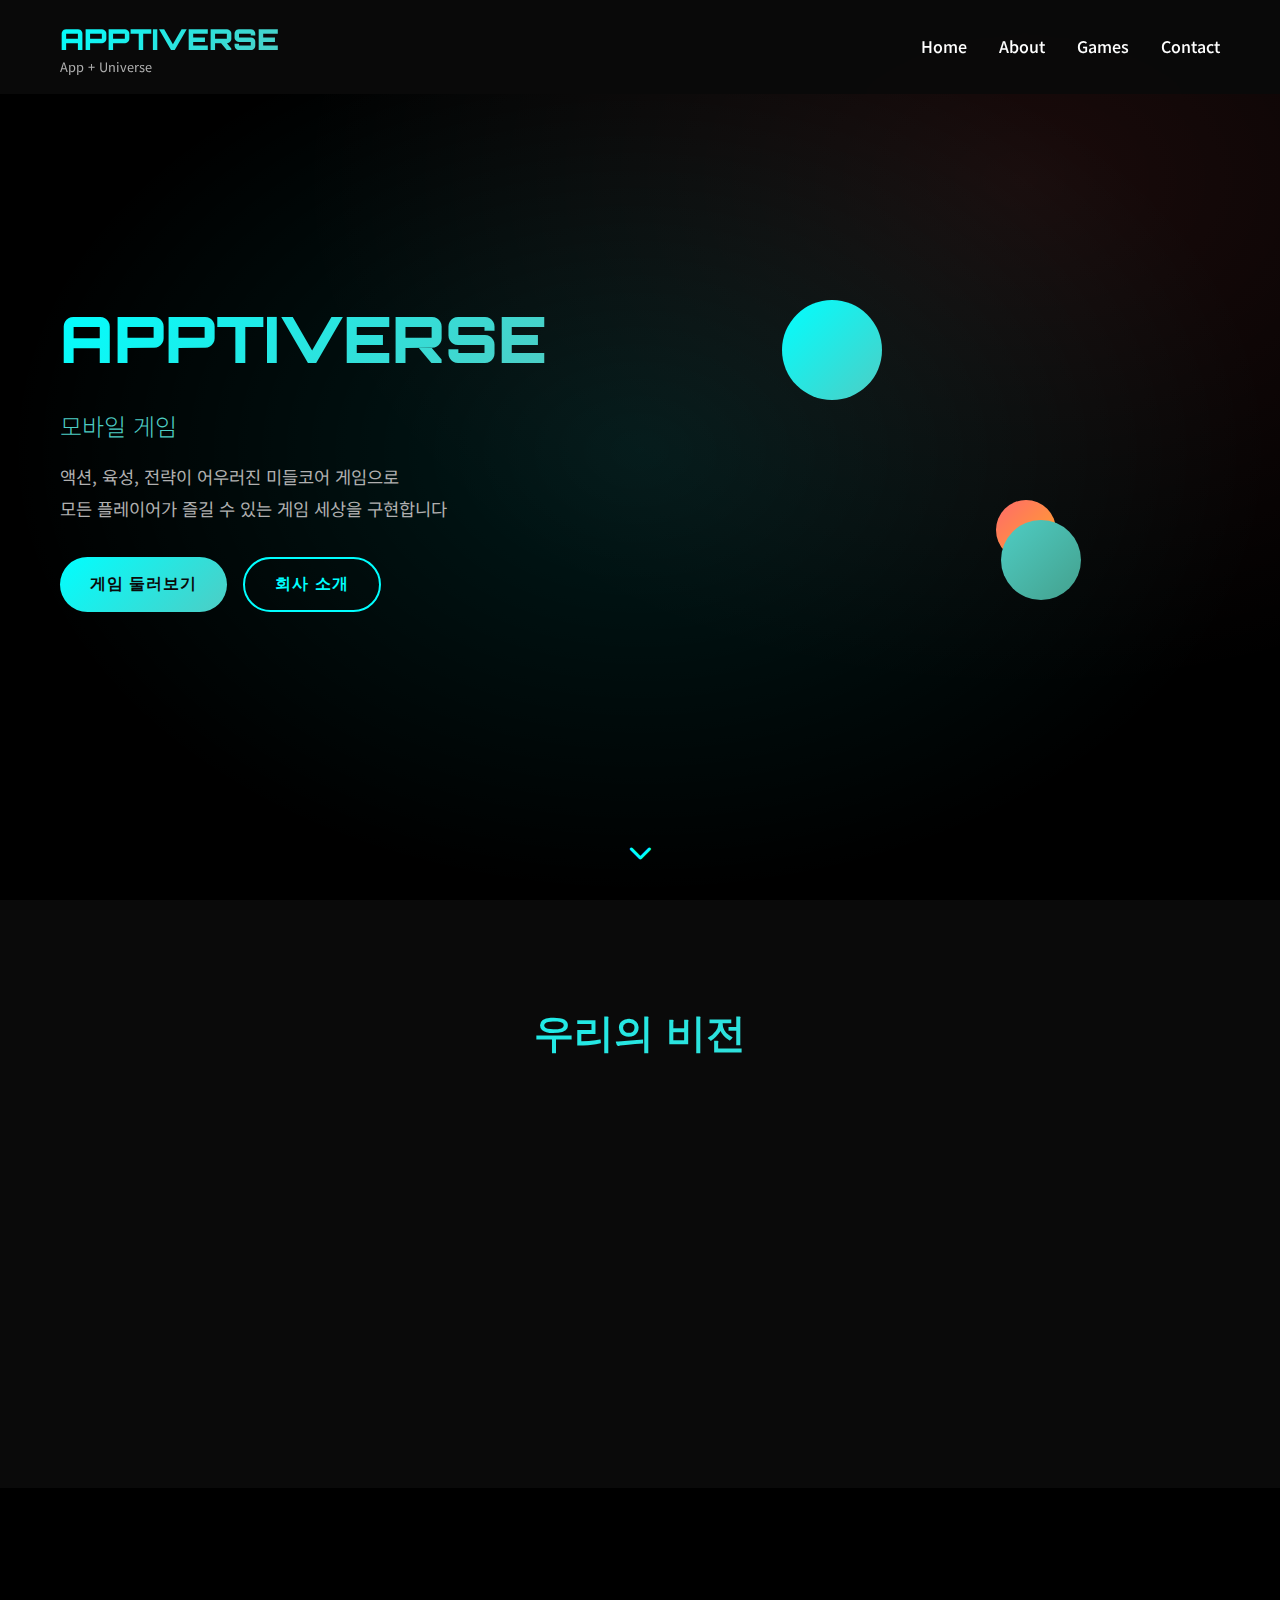
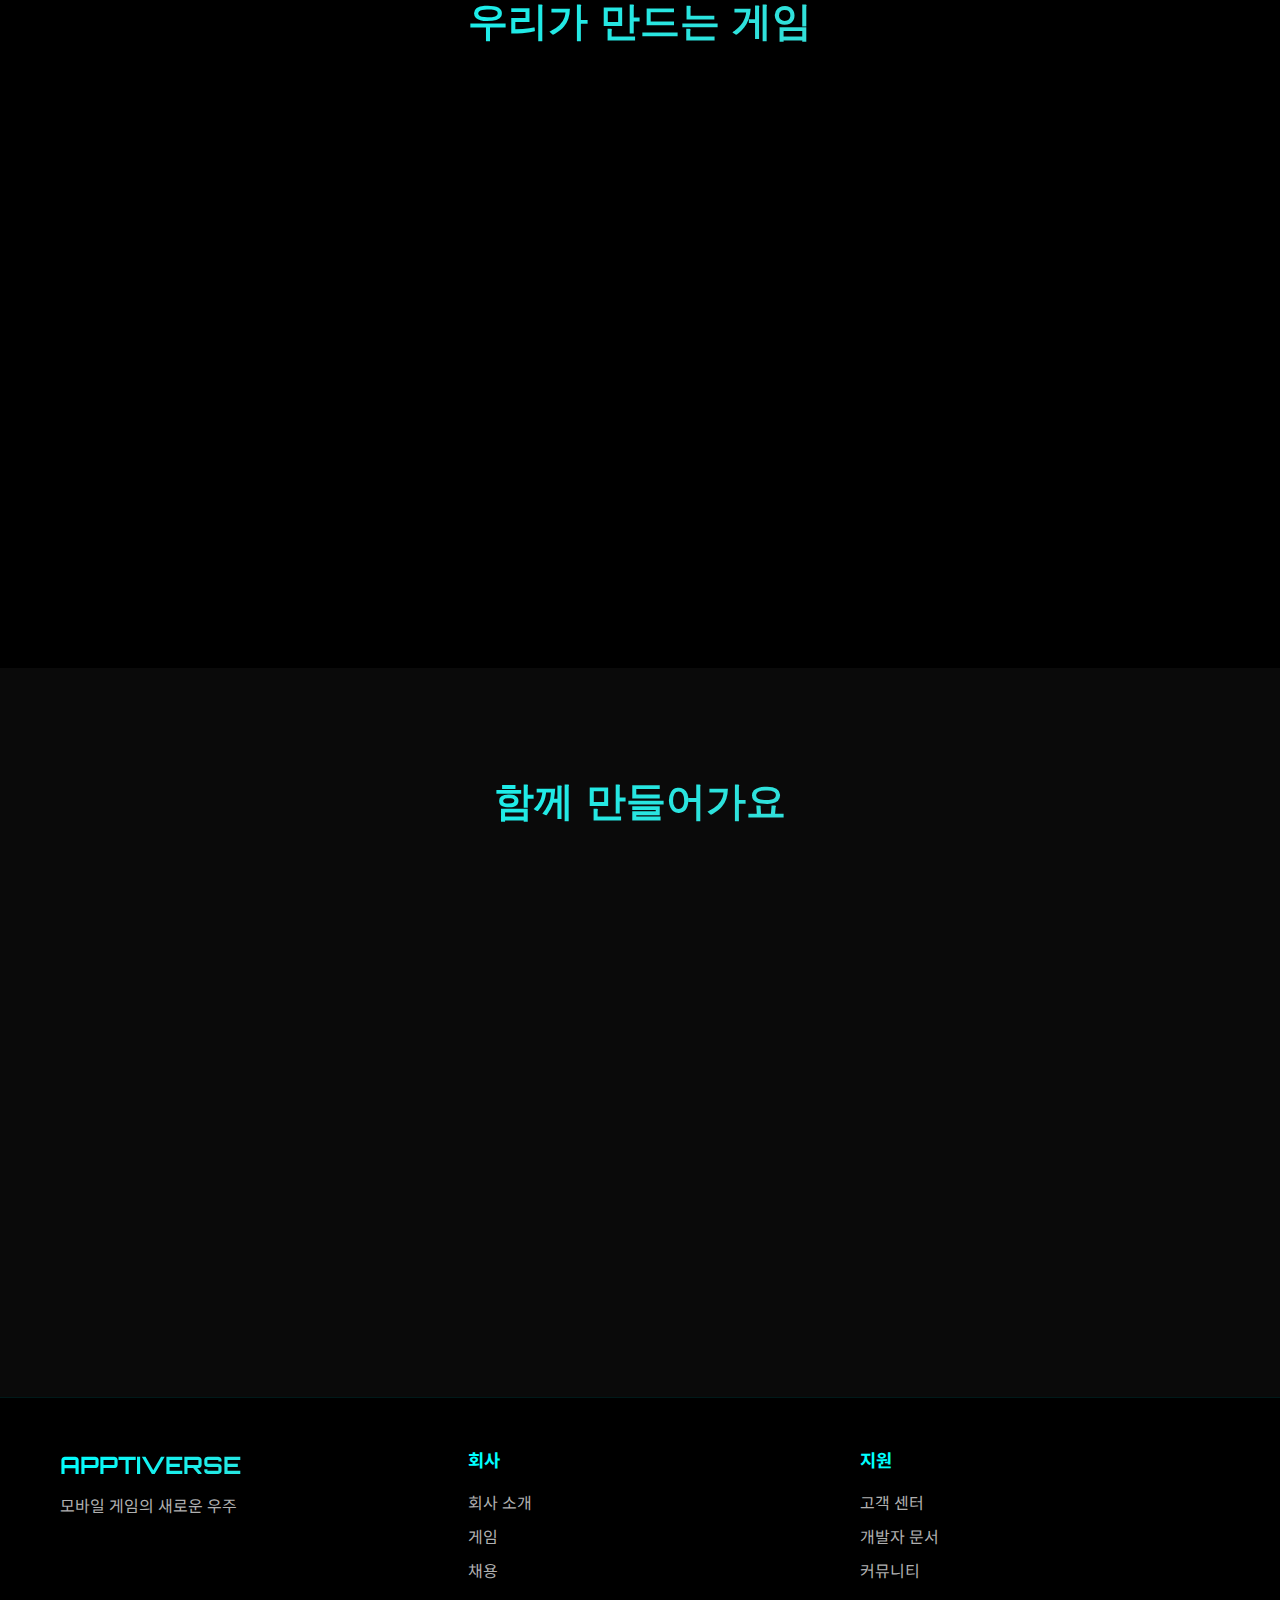
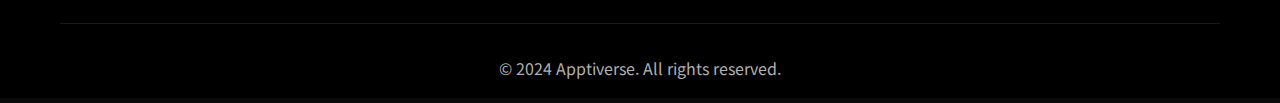
<file: index.html>
<!DOCTYPE html>
<html lang="ko">
<head>
    <meta charset="UTF-8">
    <meta name="viewport" content="width=device-width, initial-scale=1.0">
    <title>Apptiverse - 모바일 게임의 새로운 우주</title>
    <link rel="stylesheet" href="styles.css">
    <link href="https://fonts.googleapis.com/css2?family=Orbitron:wght@400;700;900&family=Noto+Sans+KR:wght@300;400;700&display=swap" rel="stylesheet">
    <link rel="stylesheet" href="https://cdnjs.cloudflare.com/ajax/libs/font-awesome/6.0.0/css/all.min.css">
</head>
<body>
    <!-- 네비게이션 -->
    <nav class="navbar">
        <div class="nav-container">
            <div class="nav-logo">
                <h1>APPTIVERSE</h1>
                <span class="tagline">App + Universe</span>
            </div>
            <ul class="nav-menu">
                <li><a href="#home">Home</a></li>
                <li><a href="#about">About</a></li>
                <li><a href="#games">Games</a></li>
                <li><a href="#contact">Contact</a></li>
            </ul>
            <div class="hamburger">
                <span></span>
                <span></span>
                <span></span>
            </div>
        </div>
    </nav>

    <!-- 히어로 섹션 -->
    <section id="home" class="hero">
        <div class="hero-content">
            <div class="hero-text">
                <h1 class="hero-title">
                    <span class="gradient-text">APPTIVERSE</span>
                </h1>
                <p class="hero-subtitle">모바일 게임의 새로운 우주를 만들어갑니다</p>
                <p class="hero-description">
                    액션, 육성, 전략이 어우러진 미들코어 게임으로<br>
                    모든 플레이어가 즐길 수 있는 게임 세상을 구현합니다
                </p>
                <div class="cta-buttons">
                    <button class="btn primary">게임 둘러보기</button>
                    <button class="btn secondary">회사 소개</button>
                </div>
            </div>
            <div class="hero-visual">
                <div class="floating-elements">
                    <div class="element element-1"></div>
                    <div class="element element-2"></div>
                    <div class="element element-3"></div>
                </div>
            </div>
        </div>
        <div class="scroll-indicator">
            <i class="fas fa-chevron-down"></i>
        </div>
    </section>

    <!-- 회사 소개 섹션 -->
    <section id="about" class="about">
        <div class="container">
            <h2 class="section-title">우리의 비전</h2>
            <div class="about-grid">
                <div class="about-card">
                    <div class="card-icon">
                        <i class="fas fa-gamepad"></i>
                    </div>
                    <h3>미들코어 게임 전문</h3>
                    <p>액션, 육성, 전략 요소가 완벽하게 조화된 깊이 있는 게임 경험을 제공합니다.</p>
                </div>
                <div class="about-card">
                    <div class="card-icon">
                        <i class="fas fa-users"></i>
                    </div>
                    <h3>모든 플레이어를 위한 게임</h3>
                    <p>광고와 인앱 구매를 균형있게 활용하여 무료 유저도 충분히 즐길 수 있는 게임을 만듭니다.</p>
                </div>
                <div class="about-card">
                    <div class="card-icon">
                        <i class="fas fa-mobile-alt"></i>
                    </div>
                    <h3>모바일 최적화</h3>
                    <p>모바일 플랫폼에 특화된 직관적이고 몰입감 있는 게임 인터페이스를 구현합니다.</p>
                </div>
            </div>
        </div>
    </section>

    <!-- 게임 장르 섹션 -->
    <section id="games" class="games">
        <div class="container">
            <h2 class="section-title">우리가 만드는 게임</h2>
            <div class="games-grid">
                <div class="game-category">
                    <div class="category-icon action">
                        <i class="fas fa-fist-raised"></i>
                    </div>
                    <h3>액션</h3>
                    <p>짜릿한 실시간 전투와 스킬 기반의 다이나믹한 액션 게임플레이</p>
                    <ul class="feature-list">
                        <li>실시간 PvP 전투</li>
                        <li>스킬 콤보 시스템</li>
                        <li>다양한 무기와 장비</li>
                    </ul>
                </div>
                <div class="game-category">
                    <div class="category-icon growth">
                        <i class="fas fa-chart-line"></i>
                    </div>
                    <h3>육성</h3>
                    <p>캐릭터와 장비를 성장시키는 깊이 있는 육성 시스템</p>
                    <ul class="feature-list">
                        <li>다층적 캐릭터 성장</li>
                        <li>장비 강화 시스템</li>
                        <li>스킬 트리 커스터마이징</li>
                    </ul>
                </div>
                <div class="game-category">
                    <div class="category-icon strategy">
                        <i class="fas fa-chess"></i>
                    </div>
                    <h3>전략</h3>
                    <p>치밀한 계획과 전술이 승부를 가르는 전략적 게임플레이</p>
                    <ul class="feature-list">
                        <li>턴제 전략 전투</li>
                        <li>길드 협력 시스템</li>
                        <li>리소스 관리</li>
                    </ul>
                </div>
            </div>
        </div>
    </section>

    <!-- 연락처 섹션 -->
    <section id="contact" class="contact">
        <div class="container">
            <h2 class="section-title">함께 만들어가요</h2>
            <div class="contact-content">
                <div class="contact-info">
                    <h3>Apptiverse와 함께하세요</h3>
                    <p>혁신적인 모바일 게임을 만들어갈 동료들을 찾고 있습니다.<br>
                    게임에 대한 열정과 창의적인 아이디어로 함께 성장해나갈 분들을 환영합니다.</p>
                    
                    <div class="social-links">
                        <a href="#" class="social-link">
                            <i class="fab fa-github"></i>
                            <span>GitHub</span>
                        </a>
                        <a href="#" class="social-link">
                            <i class="fab fa-discord"></i>
                            <span>Discord</span>
                        </a>
                        <a href="#" class="social-link">
                            <i class="fas fa-envelope"></i>
                            <span>Email</span>
                        </a>
                    </div>
                </div>
                <div class="contact-form">
                    <form>
                        <div class="form-group">
                            <input type="text" placeholder="이름" required>
                        </div>
                        <div class="form-group">
                            <input type="email" placeholder="이메일" required>
                        </div>
                        <div class="form-group">
                            <textarea placeholder="메시지를 입력해주세요..." rows="5" required></textarea>
                        </div>
                        <button type="submit" class="btn primary">메시지 보내기</button>
                    </form>
                </div>
            </div>
        </div>
    </section>

    <!-- 푸터 -->
    <footer class="footer">
        <div class="container">
            <div class="footer-content">
                <div class="footer-logo">
                    <h3>APPTIVERSE</h3>
                    <p>모바일 게임의 새로운 우주</p>
                </div>
                <div class="footer-links">
                    <div class="link-group">
                        <h4>회사</h4>
                        <a href="#about">회사 소개</a>
                        <a href="#games">게임</a>
                        <a href="#contact">채용</a>
                    </div>
                    <div class="link-group">
                        <h4>지원</h4>
                        <a href="#">고객 센터</a>
                        <a href="#">개발자 문서</a>
                        <a href="#">커뮤니티</a>
                    </div>
                </div>
            </div>
            <div class="footer-bottom">
                <p>&copy; 2024 Apptiverse. All rights reserved.</p>
            </div>
        </div>
    </footer>

    <script src="script.js"></script>
</body>
</html>
</file>
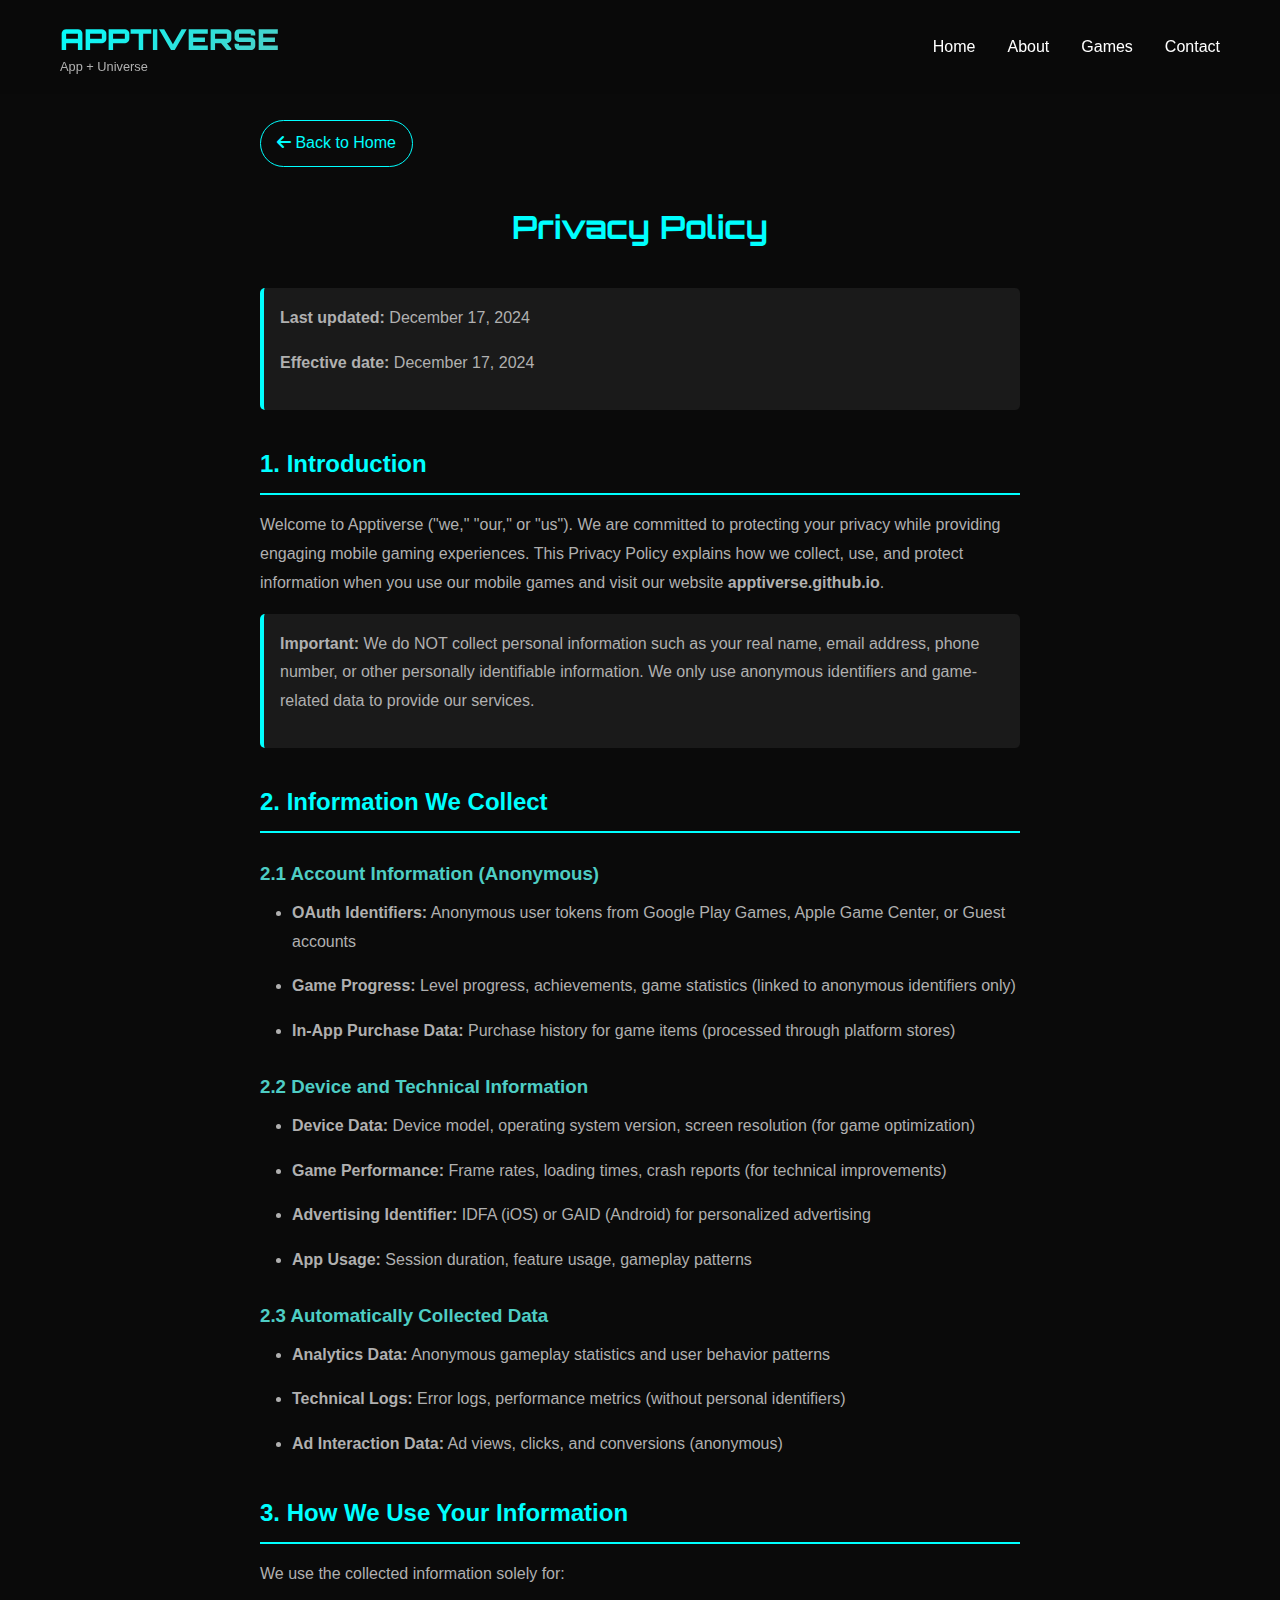
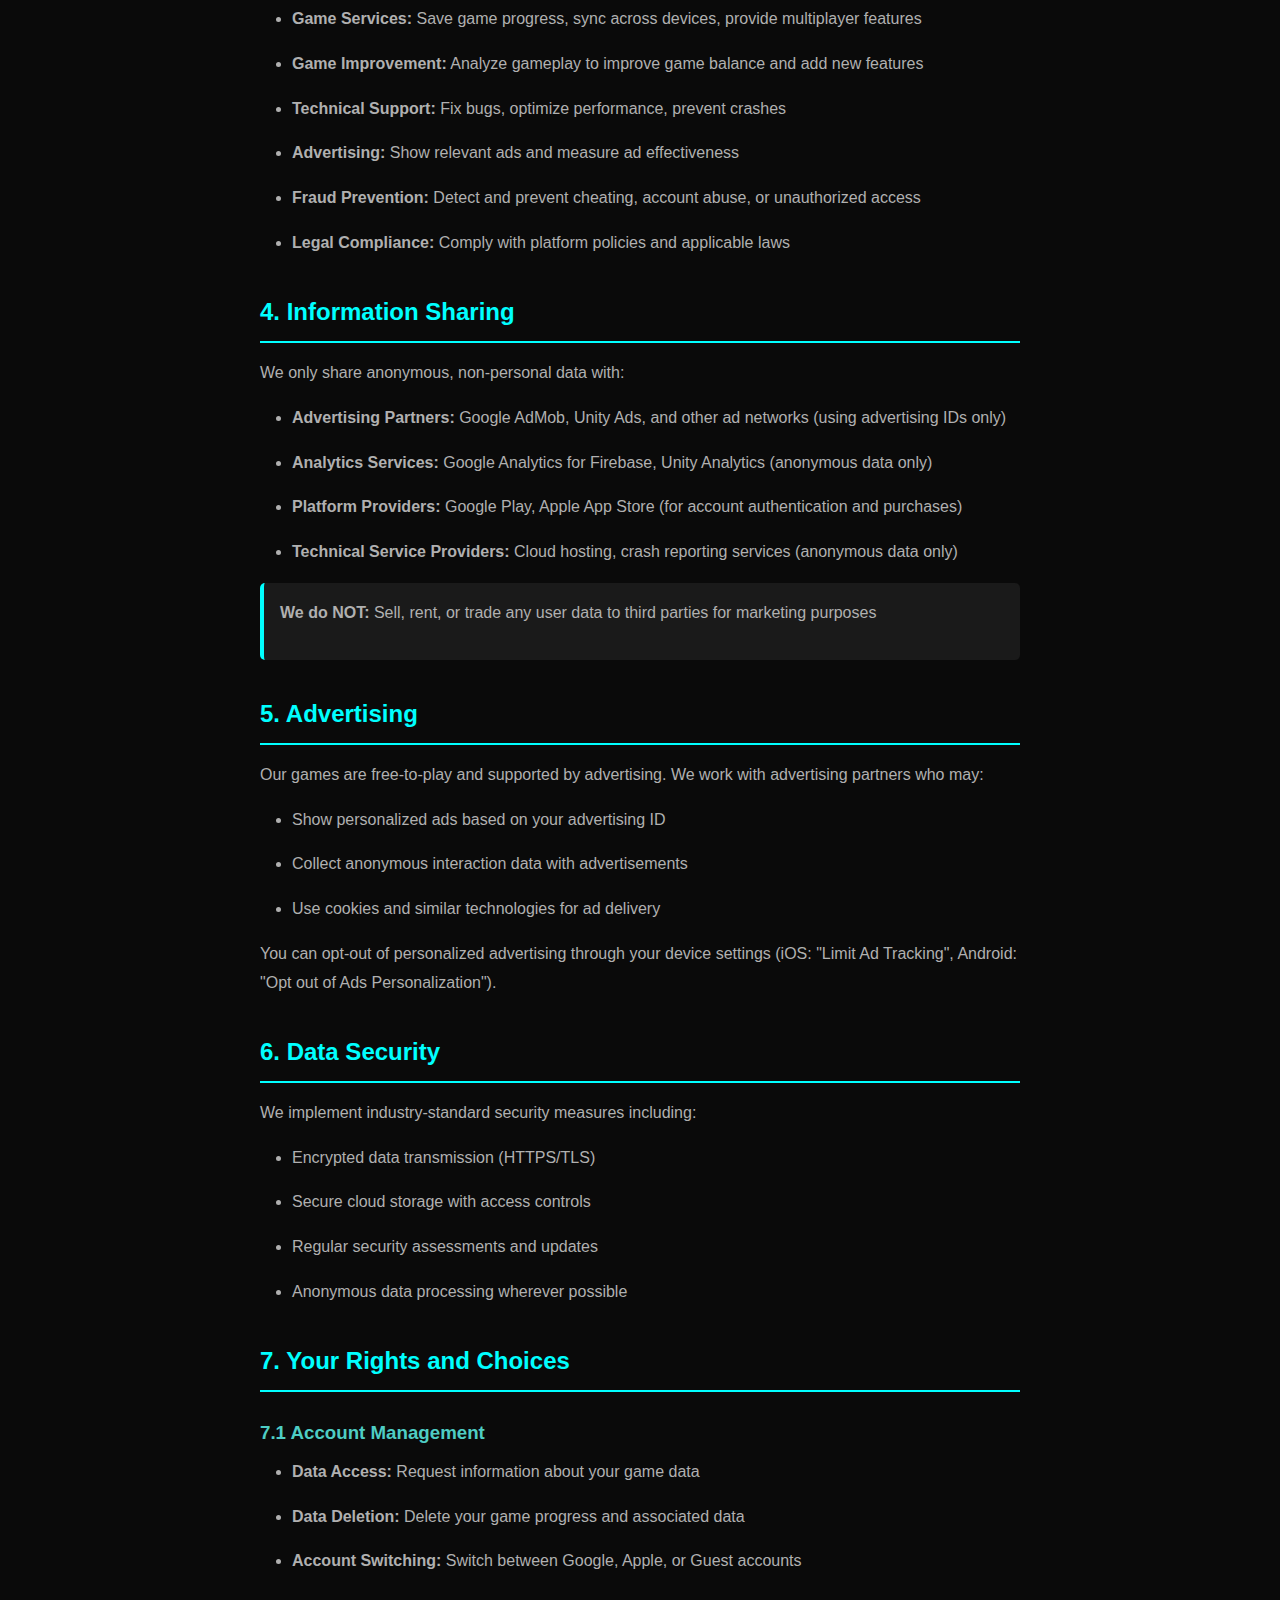
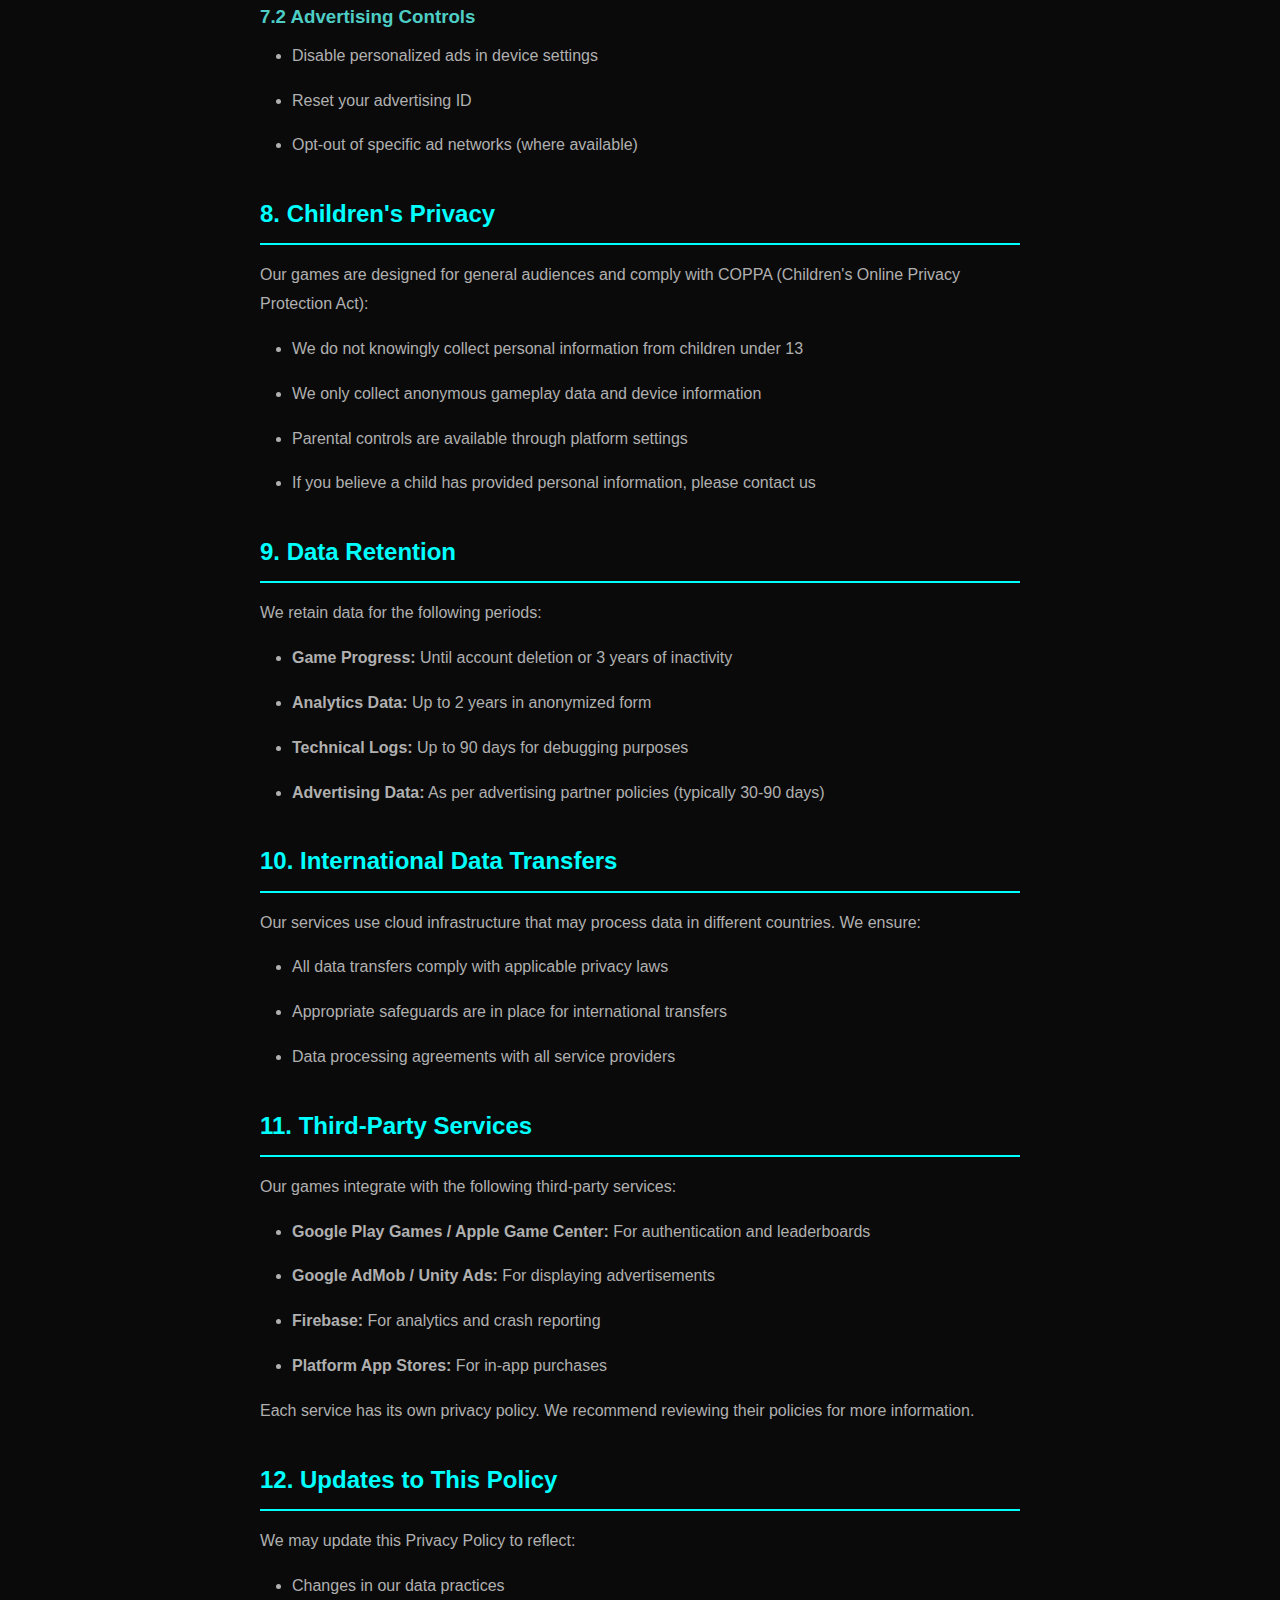
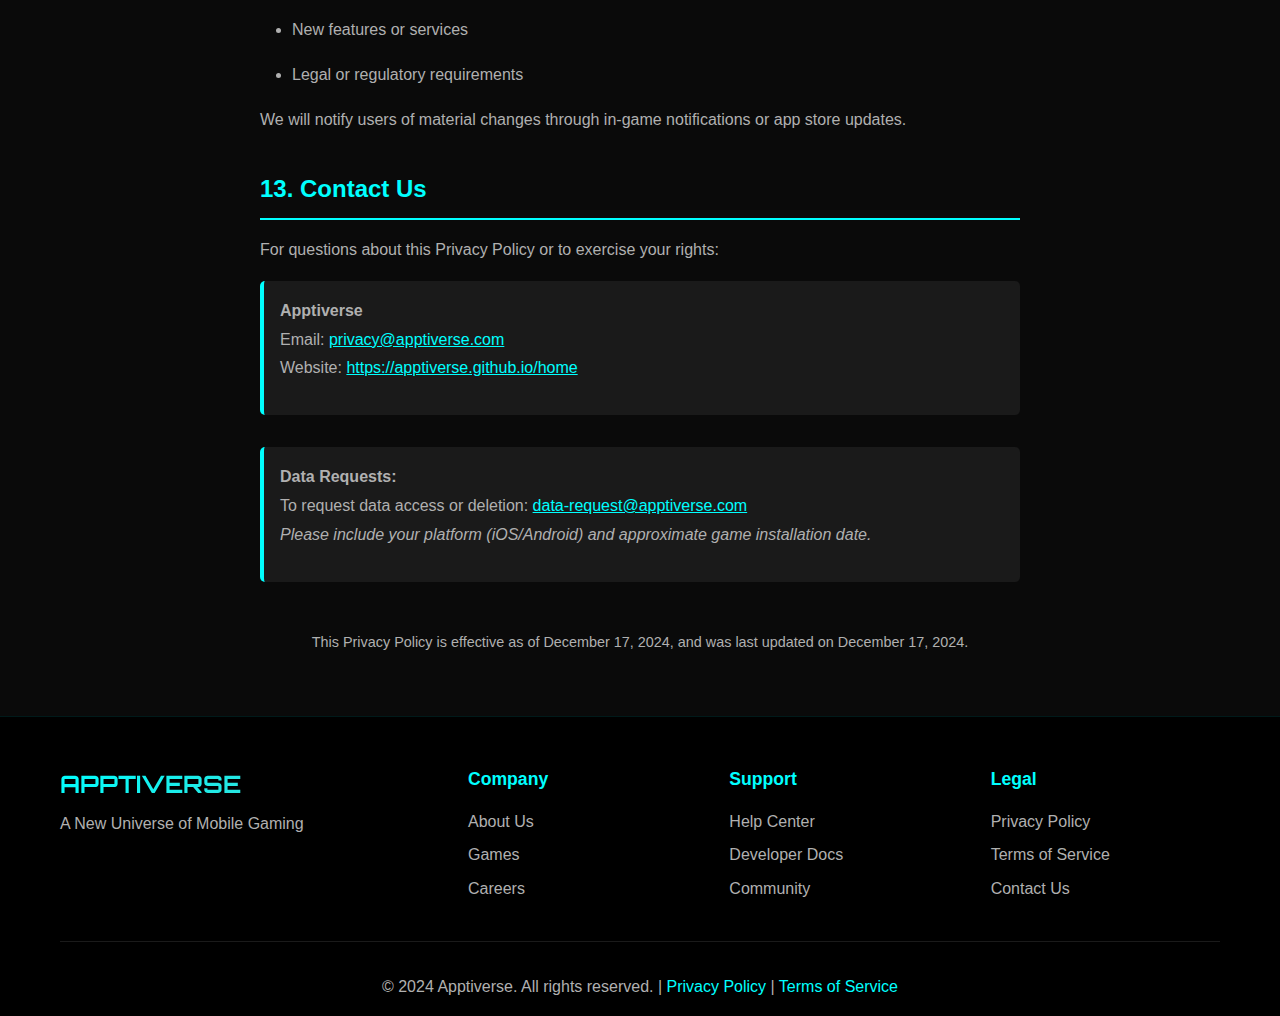
<file: privacy-policy.html>
<!DOCTYPE html>
<html lang="en">
<head>
    <meta charset="UTF-8">
    <meta name="viewport" content="width=device-width, initial-scale=1.0">
    <title>Privacy Policy - Apptiverse</title>
    <link rel="stylesheet" href="styles.css">
    <link href="https://fonts.googleapis.com/css2?family=Orbitron:wght@400;700;900&family=Inter:wght@300;400;700&display=swap" rel="stylesheet">
    <link rel="stylesheet" href="https://cdnjs.cloudflare.com/ajax/libs/font-awesome/6.0.0/css/all.min.css">
    <style>
        .legal-content {
            max-width: 800px;
            margin: 120px auto 60px;
            padding: 0 20px;
            line-height: 1.8;
        }
        .legal-content h1 {
            font-family: 'Orbitron', monospace;
            color: var(--primary-color);
            text-align: center;
            margin-bottom: 2rem;
        }
        .legal-content h2 {
            color: var(--primary-color);
            margin: 2rem 0 1rem;
            border-bottom: 2px solid var(--primary-color);
            padding-bottom: 0.5rem;
        }
        .legal-content h3 {
            color: var(--accent-color);
            margin: 1.5rem 0 0.5rem;
        }
        .legal-content p, .legal-content li {
            color: var(--text-secondary);
            margin-bottom: 1rem;
        }
        .legal-content ul {
            padding-left: 2rem;
        }
        .highlight-box {
            background: var(--card-bg);
            border-left: 4px solid var(--primary-color);
            padding: 1rem;
            margin: 1rem 0;
            border-radius: 5px;
        }
        .back-link {
            display: inline-block;
            margin-bottom: 2rem;
            color: var(--primary-color);
            text-decoration: none;
            padding: 0.5rem 1rem;
            border: 1px solid var(--primary-color);
            border-radius: 25px;
            transition: all 0.3s ease;
        }
        .back-link:hover {
            background: var(--primary-color);
            color: var(--dark-bg);
        }
    </style>
</head>
<body>
    <!-- Navigation -->
    <nav class="navbar">
        <div class="nav-container">
            <div class="nav-logo">
                <h1>APPTIVERSE</h1>
                <span class="tagline">App + Universe</span>
            </div>
            <ul class="nav-menu">
                <li><a href="index.html">Home</a></li>
                <li><a href="index.html#about">About</a></li>
                <li><a href="index.html#games">Games</a></li>
                <li><a href="index.html#contact">Contact</a></li>
            </ul>
        </div>
    </nav>

    <div class="legal-content">
        <a href="index.html" class="back-link">
            <i class="fas fa-arrow-left"></i> Back to Home
        </a>

        <h1>Privacy Policy</h1>
        
        <div class="highlight-box">
            <p><strong>Last updated:</strong> December 17, 2024</p>
            <p><strong>Effective date:</strong> December 17, 2024</p>
        </div>

        <h2>1. Introduction</h2>
        <p>Welcome to Apptiverse ("we," "our," or "us"). We are committed to protecting your privacy while providing engaging mobile gaming experiences. This Privacy Policy explains how we collect, use, and protect information when you use our mobile games and visit our website <strong>apptiverse.github.io</strong>.</p>
        
        <div class="highlight-box">
            <p><strong>Important:</strong> We do NOT collect personal information such as your real name, email address, phone number, or other personally identifiable information. We only use anonymous identifiers and game-related data to provide our services.</p>
        </div>

        <h2>2. Information We Collect</h2>
        
        <h3>2.1 Account Information (Anonymous)</h3>
        <ul>
            <li><strong>OAuth Identifiers:</strong> Anonymous user tokens from Google Play Games, Apple Game Center, or Guest accounts</li>
            <li><strong>Game Progress:</strong> Level progress, achievements, game statistics (linked to anonymous identifiers only)</li>
            <li><strong>In-App Purchase Data:</strong> Purchase history for game items (processed through platform stores)</li>
        </ul>

        <h3>2.2 Device and Technical Information</h3>
        <ul>
            <li><strong>Device Data:</strong> Device model, operating system version, screen resolution (for game optimization)</li>
            <li><strong>Game Performance:</strong> Frame rates, loading times, crash reports (for technical improvements)</li>
            <li><strong>Advertising Identifier:</strong> IDFA (iOS) or GAID (Android) for personalized advertising</li>
            <li><strong>App Usage:</strong> Session duration, feature usage, gameplay patterns</li>
        </ul>

        <h3>2.3 Automatically Collected Data</h3>
        <ul>
            <li><strong>Analytics Data:</strong> Anonymous gameplay statistics and user behavior patterns</li>
            <li><strong>Technical Logs:</strong> Error logs, performance metrics (without personal identifiers)</li>
            <li><strong>Ad Interaction Data:</strong> Ad views, clicks, and conversions (anonymous)</li>
        </ul>

        <h2>3. How We Use Your Information</h2>
        <p>We use the collected information solely for:</p>
        <ul>
            <li><strong>Game Services:</strong> Save game progress, sync across devices, provide multiplayer features</li>
            <li><strong>Game Improvement:</strong> Analyze gameplay to improve game balance and add new features</li>
            <li><strong>Technical Support:</strong> Fix bugs, optimize performance, prevent crashes</li>
            <li><strong>Advertising:</strong> Show relevant ads and measure ad effectiveness</li>
            <li><strong>Fraud Prevention:</strong> Detect and prevent cheating, account abuse, or unauthorized access</li>
            <li><strong>Legal Compliance:</strong> Comply with platform policies and applicable laws</li>
        </ul>

        <h2>4. Information Sharing</h2>
        <p>We only share anonymous, non-personal data with:</p>
        <ul>
            <li><strong>Advertising Partners:</strong> Google AdMob, Unity Ads, and other ad networks (using advertising IDs only)</li>
            <li><strong>Analytics Services:</strong> Google Analytics for Firebase, Unity Analytics (anonymous data only)</li>
            <li><strong>Platform Providers:</strong> Google Play, Apple App Store (for account authentication and purchases)</li>
            <li><strong>Technical Service Providers:</strong> Cloud hosting, crash reporting services (anonymous data only)</li>
        </ul>
        
        <div class="highlight-box">
            <p><strong>We do NOT:</strong> Sell, rent, or trade any user data to third parties for marketing purposes</p>
        </div>

        <h2>5. Advertising</h2>
        <p>Our games are free-to-play and supported by advertising. We work with advertising partners who may:</p>
        <ul>
            <li>Show personalized ads based on your advertising ID</li>
            <li>Collect anonymous interaction data with advertisements</li>
            <li>Use cookies and similar technologies for ad delivery</li>
        </ul>
        <p>You can opt-out of personalized advertising through your device settings (iOS: "Limit Ad Tracking", Android: "Opt out of Ads Personalization").</p>

        <h2>6. Data Security</h2>
        <p>We implement industry-standard security measures including:</p>
        <ul>
            <li>Encrypted data transmission (HTTPS/TLS)</li>
            <li>Secure cloud storage with access controls</li>
            <li>Regular security assessments and updates</li>
            <li>Anonymous data processing wherever possible</li>
        </ul>

        <h2>7. Your Rights and Choices</h2>
        <h3>7.1 Account Management</h3>
        <ul>
            <li><strong>Data Access:</strong> Request information about your game data</li>
            <li><strong>Data Deletion:</strong> Delete your game progress and associated data</li>
            <li><strong>Account Switching:</strong> Switch between Google, Apple, or Guest accounts</li>
        </ul>

        <h3>7.2 Advertising Controls</h3>
        <ul>
            <li>Disable personalized ads in device settings</li>
            <li>Reset your advertising ID</li>
            <li>Opt-out of specific ad networks (where available)</li>
        </ul>

        <h2>8. Children's Privacy</h2>
        <p>Our games are designed for general audiences and comply with COPPA (Children's Online Privacy Protection Act):</p>
        <ul>
            <li>We do not knowingly collect personal information from children under 13</li>
            <li>We only collect anonymous gameplay data and device information</li>
            <li>Parental controls are available through platform settings</li>
            <li>If you believe a child has provided personal information, please contact us</li>
        </ul>

        <h2>9. Data Retention</h2>
        <p>We retain data for the following periods:</p>
        <ul>
            <li><strong>Game Progress:</strong> Until account deletion or 3 years of inactivity</li>
            <li><strong>Analytics Data:</strong> Up to 2 years in anonymized form</li>
            <li><strong>Technical Logs:</strong> Up to 90 days for debugging purposes</li>
            <li><strong>Advertising Data:</strong> As per advertising partner policies (typically 30-90 days)</li>
        </ul>

        <h2>10. International Data Transfers</h2>
        <p>Our services use cloud infrastructure that may process data in different countries. We ensure:</p>
        <ul>
            <li>All data transfers comply with applicable privacy laws</li>
            <li>Appropriate safeguards are in place for international transfers</li>
            <li>Data processing agreements with all service providers</li>
        </ul>

        <h2>11. Third-Party Services</h2>
        <p>Our games integrate with the following third-party services:</p>
        <ul>
            <li><strong>Google Play Games / Apple Game Center:</strong> For authentication and leaderboards</li>
            <li><strong>Google AdMob / Unity Ads:</strong> For displaying advertisements</li>
            <li><strong>Firebase:</strong> For analytics and crash reporting</li>
            <li><strong>Platform App Stores:</strong> For in-app purchases</li>
        </ul>
        <p>Each service has its own privacy policy. We recommend reviewing their policies for more information.</p>

        <h2>12. Updates to This Policy</h2>
        <p>We may update this Privacy Policy to reflect:</p>
        <ul>
            <li>Changes in our data practices</li>
            <li>New features or services</li>
            <li>Legal or regulatory requirements</li>
        </ul>
        <p>We will notify users of material changes through in-game notifications or app store updates.</p>

        <h2>13. Contact Us</h2>
        <p>For questions about this Privacy Policy or to exercise your rights:</p>
        
        <div class="highlight-box">
            <p><strong>Apptiverse</strong><br>
            Email: <a href="mailto:privacy@apptiverse.com" style="color: var(--primary-color);">privacy@apptiverse.com</a><br>
            Website: <a href="https://apptiverse.github.io/home" style="color: var(--primary-color);">https://apptiverse.github.io/home</a></p>
        </div>

        <div class="highlight-box" style="margin-top: 2rem;">
            <p><strong>Data Requests:</strong><br>
            To request data access or deletion: <a href="mailto:data-request@apptiverse.com" style="color: var(--primary-color);">data-request@apptiverse.com</a><br>
            <em>Please include your platform (iOS/Android) and approximate game installation date.</em></p>
        </div>

        <p style="text-align: center; margin-top: 3rem; color: var(--text-secondary); font-size: 0.9rem;">
            This Privacy Policy is effective as of December 17, 2024, and was last updated on December 17, 2024.
        </p>
    </div>

    <!-- Footer -->
    <footer class="footer">
        <div class="container">
            <div class="footer-content">
                <div class="footer-logo">
                    <h3>APPTIVERSE</h3>
                    <p>A New Universe of Mobile Gaming</p>
                </div>
                <div class="footer-links">
                    <div class="link-group">
                        <h4>Company</h4>
                        <a href="index.html#about">About Us</a>
                        <a href="index.html#games">Games</a>
                        <a href="index.html#contact">Careers</a>
                    </div>
                    <div class="link-group">
                        <h4>Support</h4>
                        <a href="#">Help Center</a>
                        <a href="#">Developer Docs</a>
                        <a href="#">Community</a>
                    </div>
                    <div class="link-group">
                        <h4>Legal</h4>
                        <a href="privacy-policy.html">Privacy Policy</a>
                        <a href="terms-of-service.html">Terms of Service</a>
                        <a href="index.html#contact">Contact Us</a>
                    </div>
                </div>
            </div>
            <div class="footer-bottom">
                <p>&copy; 2024 Apptiverse. All rights reserved. | 
                   <a href="privacy-policy.html" style="color: #00ffff; text-decoration: none;">Privacy Policy</a> | 
                   <a href="terms-of-service.html" style="color: #00ffff; text-decoration: none;">Terms of Service</a>
                </p>
            </div>
        </div>
    </footer>
</body>
</html>
</file>
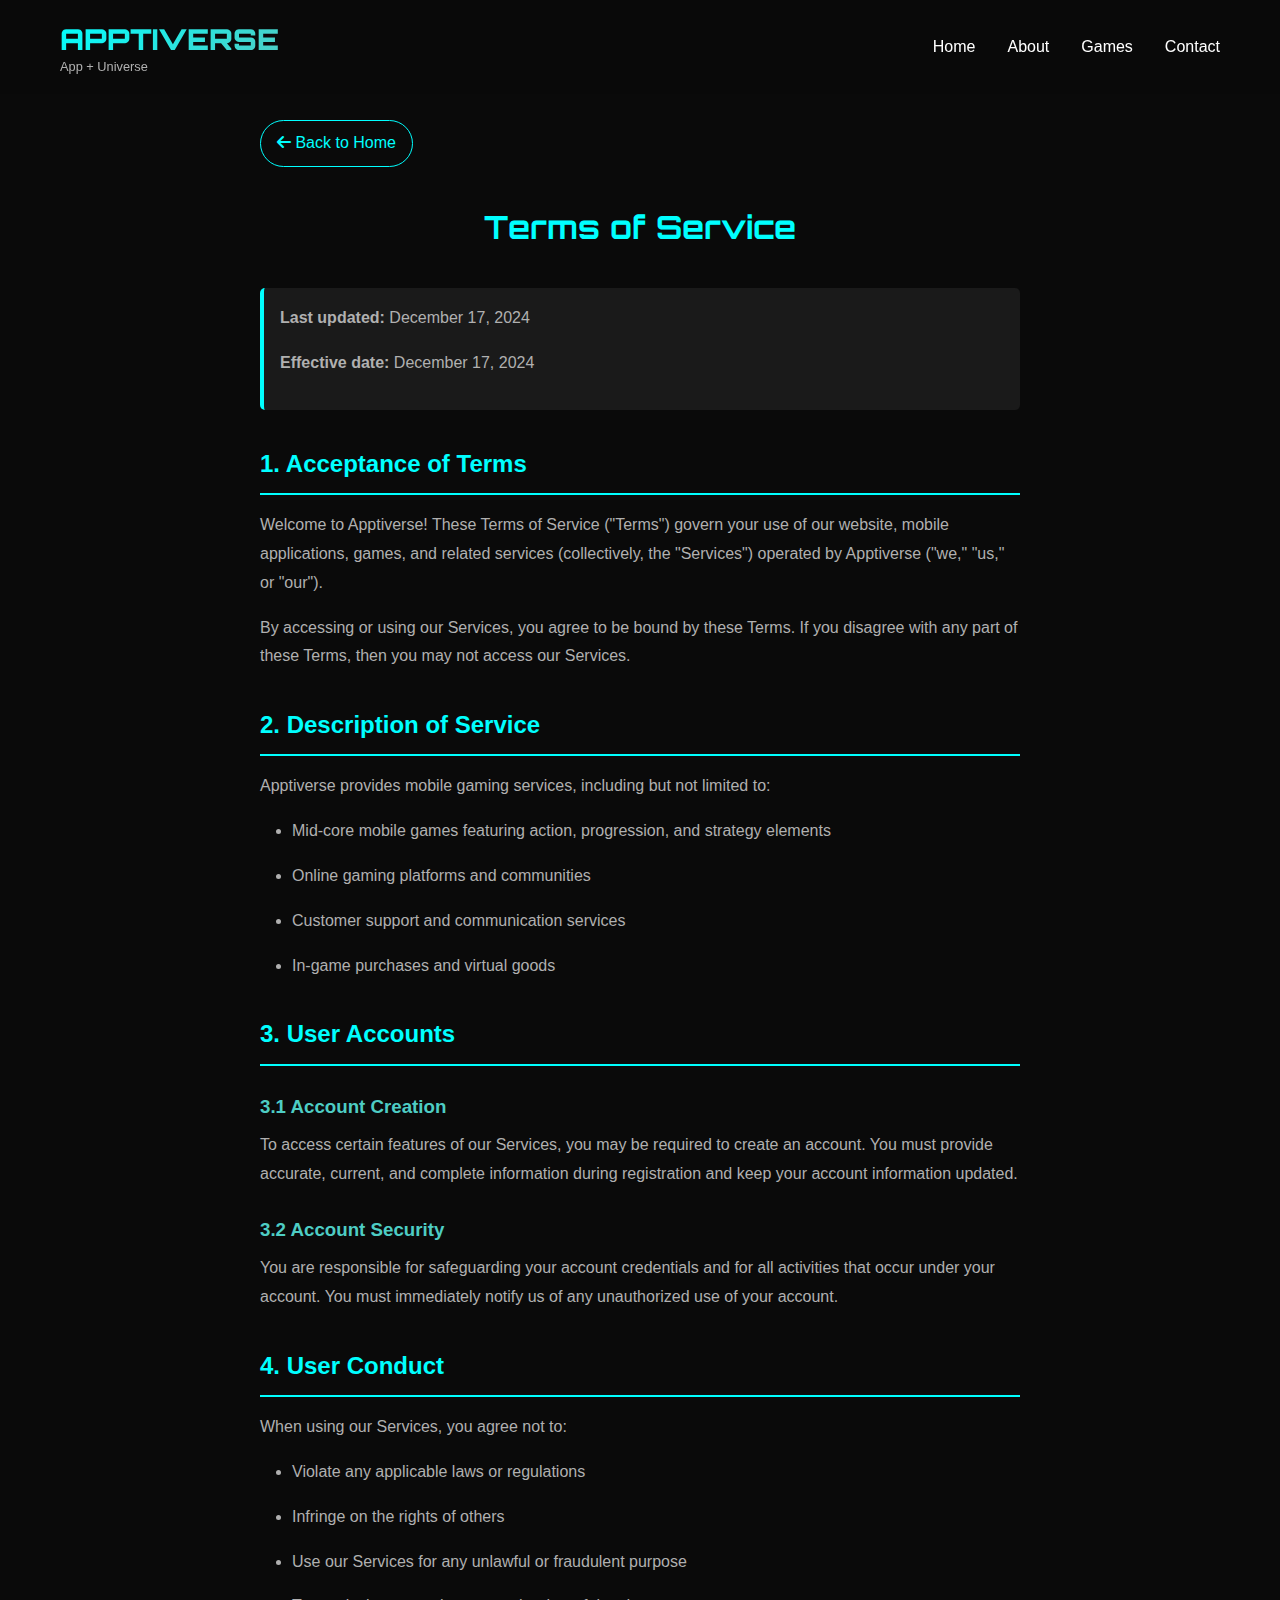
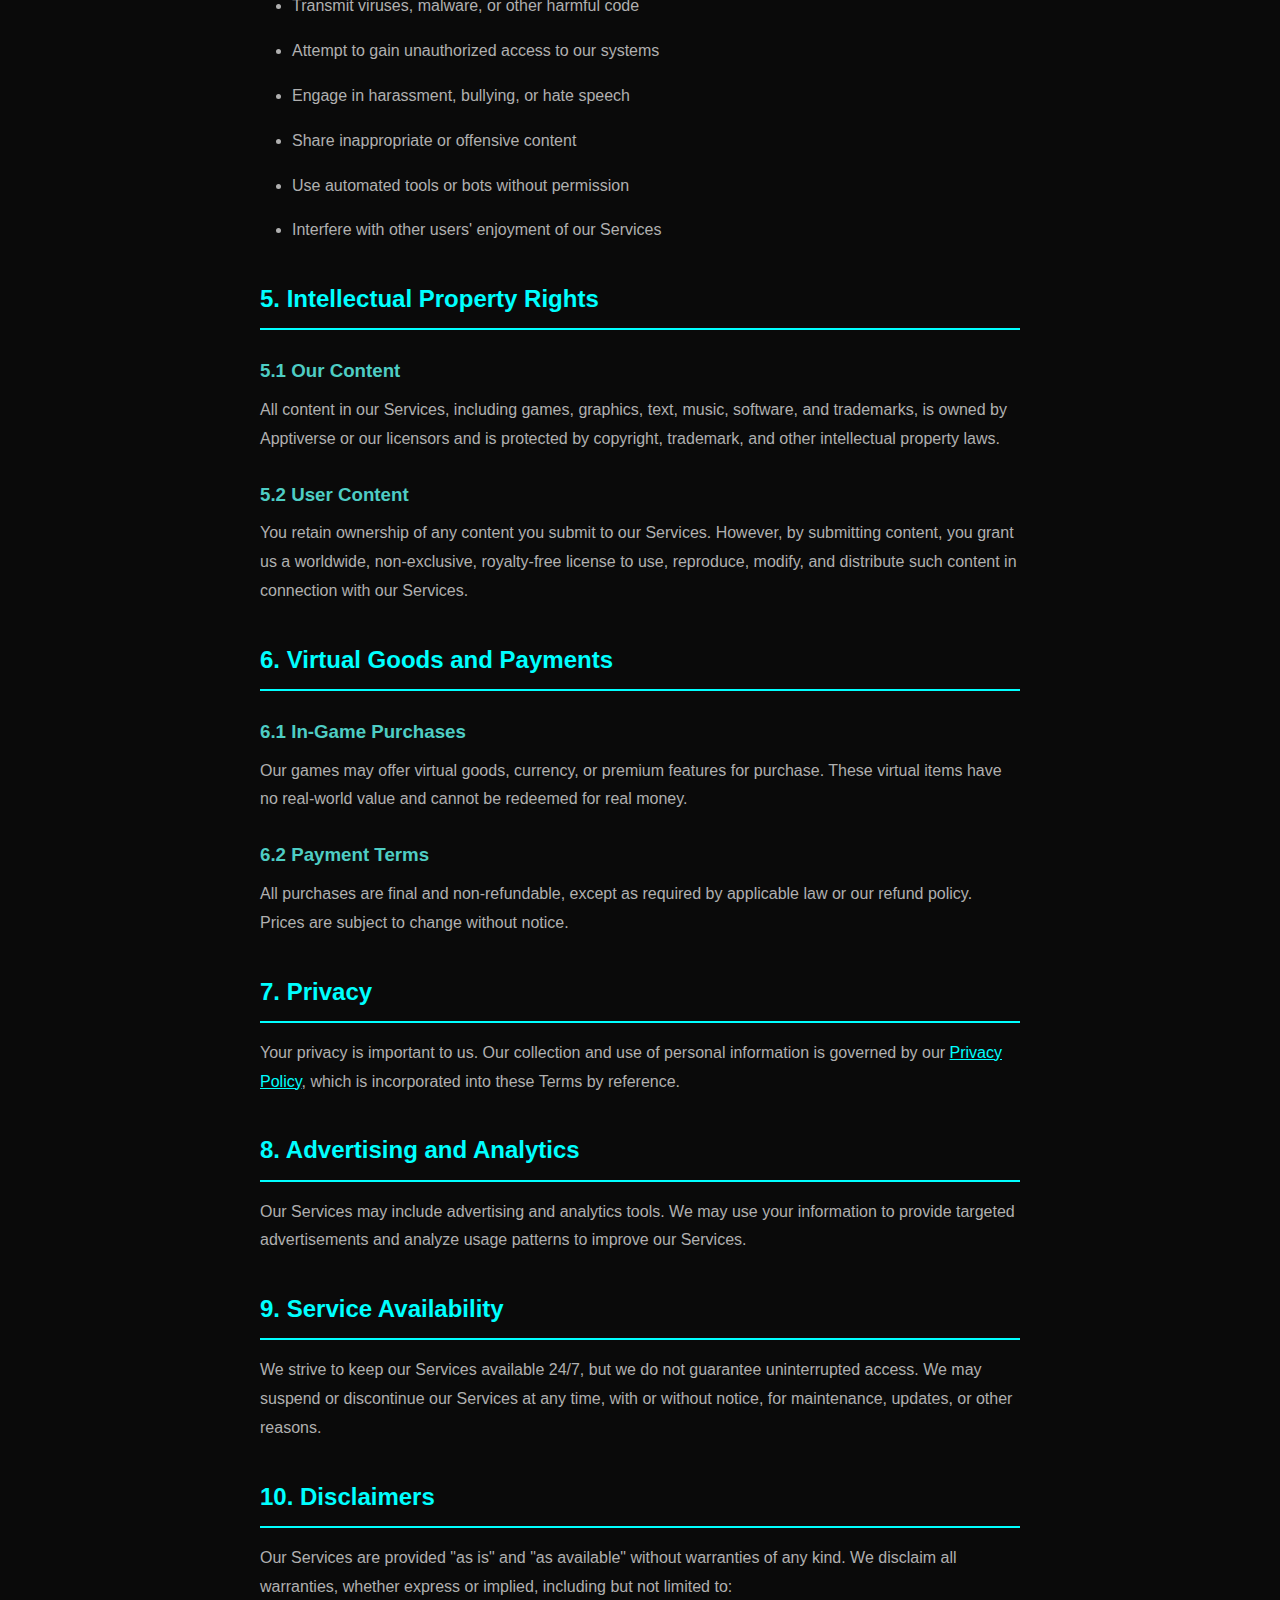
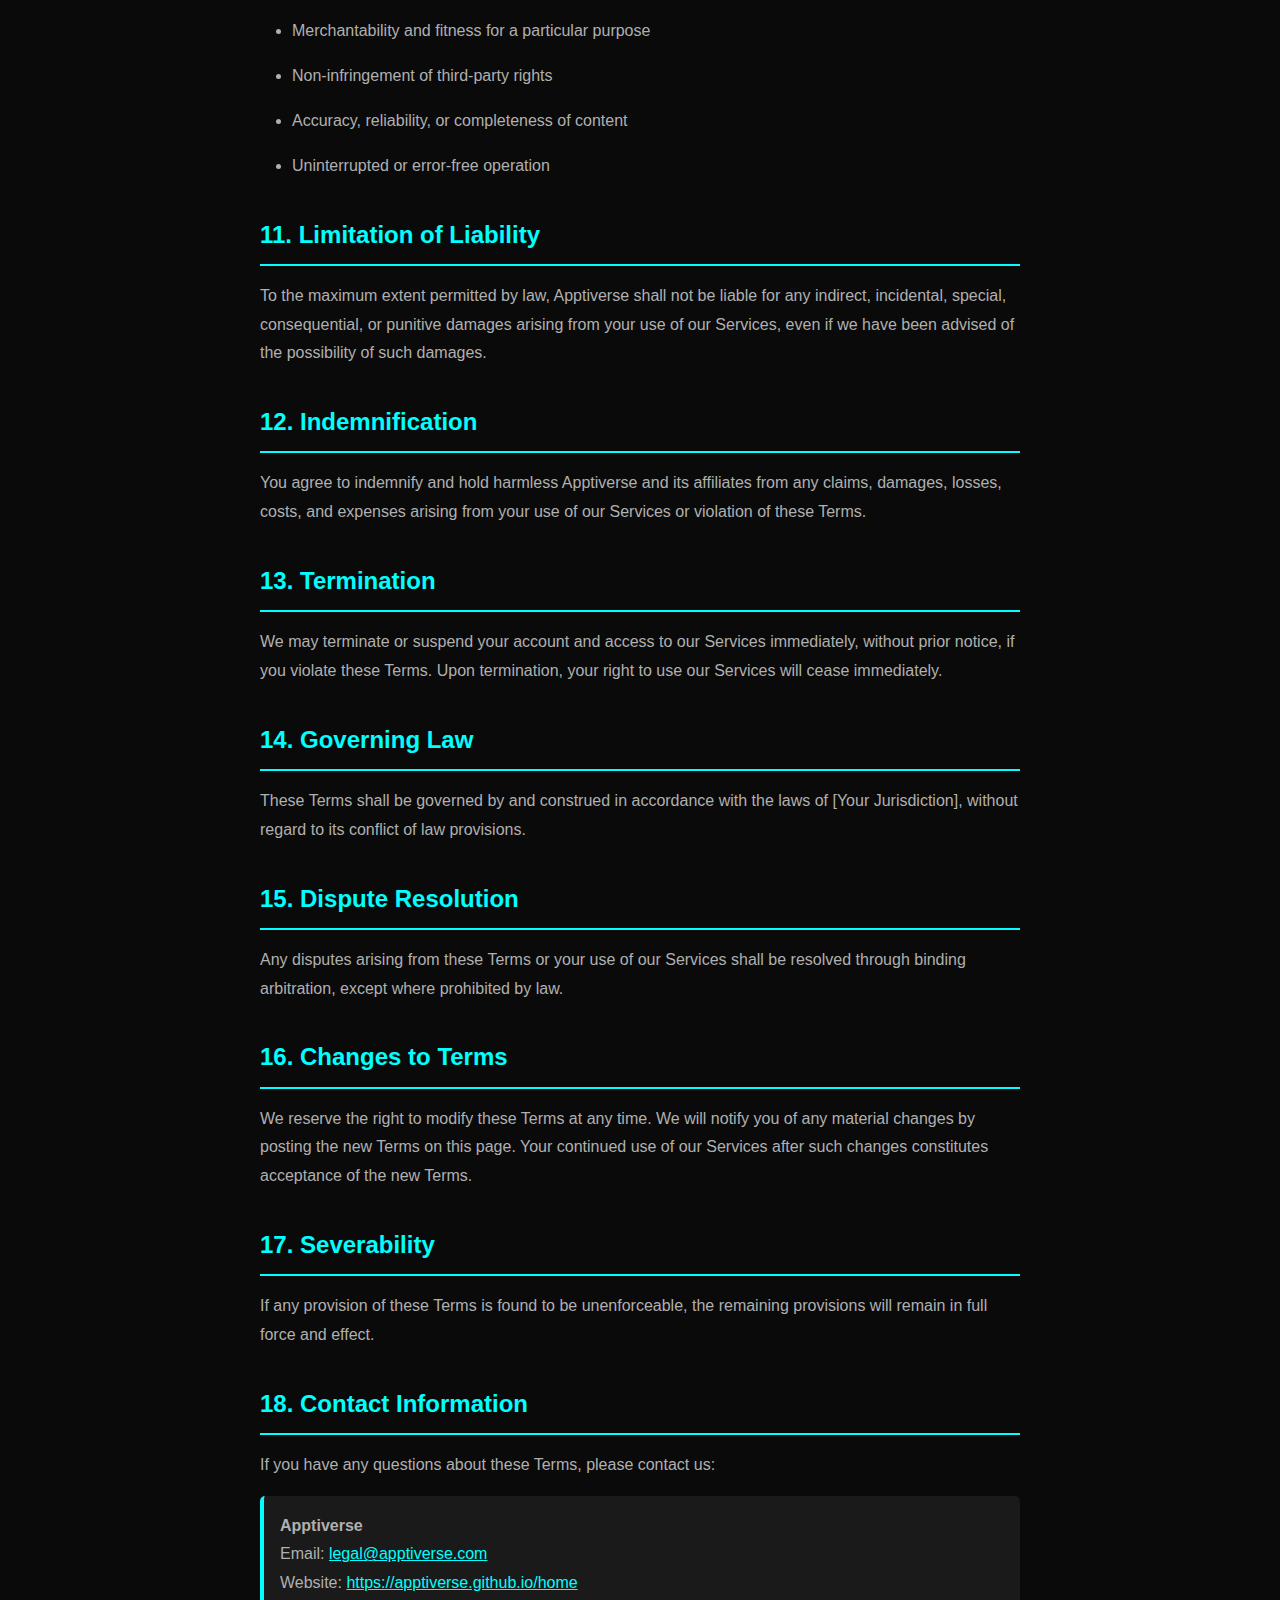
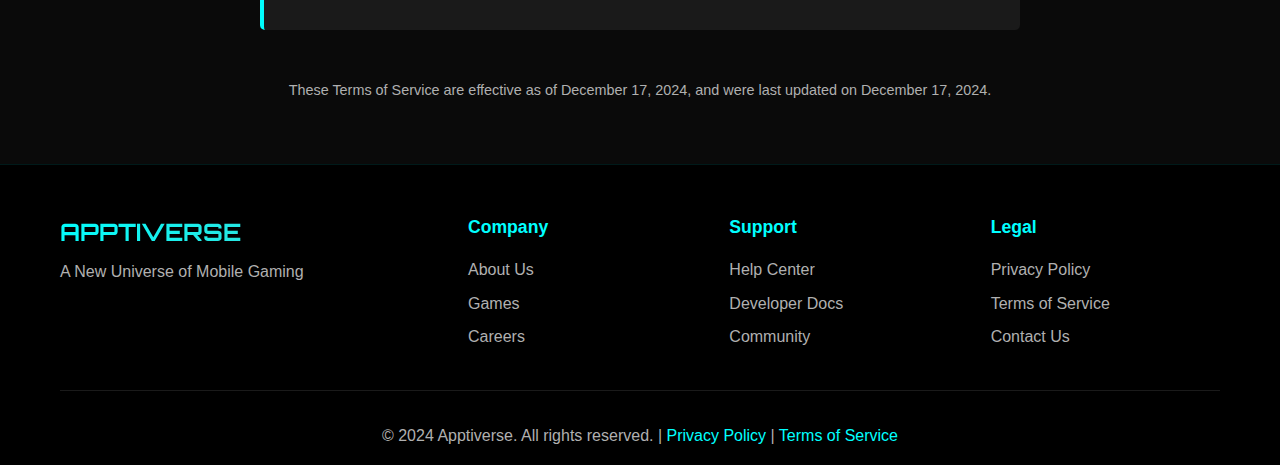
<file: terms-of-service.html>
<!DOCTYPE html>
<html lang="en">
<head>
    <meta charset="UTF-8">
    <meta name="viewport" content="width=device-width, initial-scale=1.0">
    <title>Terms of Service - Apptiverse</title>
    <link rel="stylesheet" href="styles.css">
    <link href="https://fonts.googleapis.com/css2?family=Orbitron:wght@400;700;900&family=Inter:wght@300;400;700&display=swap" rel="stylesheet">
    <link rel="stylesheet" href="https://cdnjs.cloudflare.com/ajax/libs/font-awesome/6.0.0/css/all.min.css">
    <style>
        .legal-content {
            max-width: 800px;
            margin: 120px auto 60px;
            padding: 0 20px;
            line-height: 1.8;
        }
        .legal-content h1 {
            font-family: 'Orbitron', monospace;
            color: var(--primary-color);
            text-align: center;
            margin-bottom: 2rem;
        }
        .legal-content h2 {
            color: var(--primary-color);
            margin: 2rem 0 1rem;
            border-bottom: 2px solid var(--primary-color);
            padding-bottom: 0.5rem;
        }
        .legal-content h3 {
            color: var(--accent-color);
            margin: 1.5rem 0 0.5rem;
        }
        .legal-content p, .legal-content li {
            color: var(--text-secondary);
            margin-bottom: 1rem;
        }
        .legal-content ul {
            padding-left: 2rem;
        }
        .highlight-box {
            background: var(--card-bg);
            border-left: 4px solid var(--primary-color);
            padding: 1rem;
            margin: 1rem 0;
            border-radius: 5px;
        }
        .back-link {
            display: inline-block;
            margin-bottom: 2rem;
            color: var(--primary-color);
            text-decoration: none;
            padding: 0.5rem 1rem;
            border: 1px solid var(--primary-color);
            border-radius: 25px;
            transition: all 0.3s ease;
        }
        .back-link:hover {
            background: var(--primary-color);
            color: var(--dark-bg);
        }
    </style>
</head>
<body>
    <!-- Navigation -->
    <nav class="navbar">
        <div class="nav-container">
            <div class="nav-logo">
                <h1>APPTIVERSE</h1>
                <span class="tagline">App + Universe</span>
            </div>
            <ul class="nav-menu">
                <li><a href="index.html">Home</a></li>
                <li><a href="index.html#about">About</a></li>
                <li><a href="index.html#games">Games</a></li>
                <li><a href="index.html#contact">Contact</a></li>
            </ul>
        </div>
    </nav>

    <div class="legal-content">
        <a href="index.html" class="back-link">
            <i class="fas fa-arrow-left"></i> Back to Home
        </a>

        <h1>Terms of Service</h1>
        
        <div class="highlight-box">
            <p><strong>Last updated:</strong> December 17, 2024</p>
            <p><strong>Effective date:</strong> December 17, 2024</p>
        </div>

        <h2>1. Acceptance of Terms</h2>
        <p>Welcome to Apptiverse! These Terms of Service ("Terms") govern your use of our website, mobile applications, games, and related services (collectively, the "Services") operated by Apptiverse ("we," "us," or "our").</p>
        <p>By accessing or using our Services, you agree to be bound by these Terms. If you disagree with any part of these Terms, then you may not access our Services.</p>

        <h2>2. Description of Service</h2>
        <p>Apptiverse provides mobile gaming services, including but not limited to:</p>
        <ul>
            <li>Mid-core mobile games featuring action, progression, and strategy elements</li>
            <li>Online gaming platforms and communities</li>
            <li>Customer support and communication services</li>
            <li>In-game purchases and virtual goods</li>
        </ul>

        <h2>3. User Accounts</h2>
        <h3>3.1 Account Creation</h3>
        <p>To access certain features of our Services, you may be required to create an account. You must provide accurate, current, and complete information during registration and keep your account information updated.</p>
        
        <h3>3.2 Account Security</h3>
        <p>You are responsible for safeguarding your account credentials and for all activities that occur under your account. You must immediately notify us of any unauthorized use of your account.</p>

        <h2>4. User Conduct</h2>
        <p>When using our Services, you agree not to:</p>
        <ul>
            <li>Violate any applicable laws or regulations</li>
            <li>Infringe on the rights of others</li>
            <li>Use our Services for any unlawful or fraudulent purpose</li>
            <li>Transmit viruses, malware, or other harmful code</li>
            <li>Attempt to gain unauthorized access to our systems</li>
            <li>Engage in harassment, bullying, or hate speech</li>
            <li>Share inappropriate or offensive content</li>
            <li>Use automated tools or bots without permission</li>
            <li>Interfere with other users' enjoyment of our Services</li>
        </ul>

        <h2>5. Intellectual Property Rights</h2>
        <h3>5.1 Our Content</h3>
        <p>All content in our Services, including games, graphics, text, music, software, and trademarks, is owned by Apptiverse or our licensors and is protected by copyright, trademark, and other intellectual property laws.</p>
        
        <h3>5.2 User Content</h3>
        <p>You retain ownership of any content you submit to our Services. However, by submitting content, you grant us a worldwide, non-exclusive, royalty-free license to use, reproduce, modify, and distribute such content in connection with our Services.</p>

        <h2>6. Virtual Goods and Payments</h2>
        <h3>6.1 In-Game Purchases</h3>
        <p>Our games may offer virtual goods, currency, or premium features for purchase. These virtual items have no real-world value and cannot be redeemed for real money.</p>
        
        <h3>6.2 Payment Terms</h3>
        <p>All purchases are final and non-refundable, except as required by applicable law or our refund policy. Prices are subject to change without notice.</p>

        <h2>7. Privacy</h2>
        <p>Your privacy is important to us. Our collection and use of personal information is governed by our <a href="privacy-policy.html" style="color: var(--primary-color);">Privacy Policy</a>, which is incorporated into these Terms by reference.</p>

        <h2>8. Advertising and Analytics</h2>
        <p>Our Services may include advertising and analytics tools. We may use your information to provide targeted advertisements and analyze usage patterns to improve our Services.</p>

        <h2>9. Service Availability</h2>
        <p>We strive to keep our Services available 24/7, but we do not guarantee uninterrupted access. We may suspend or discontinue our Services at any time, with or without notice, for maintenance, updates, or other reasons.</p>

        <h2>10. Disclaimers</h2>
        <p>Our Services are provided "as is" and "as available" without warranties of any kind. We disclaim all warranties, whether express or implied, including but not limited to:</p>
        <ul>
            <li>Merchantability and fitness for a particular purpose</li>
            <li>Non-infringement of third-party rights</li>
            <li>Accuracy, reliability, or completeness of content</li>
            <li>Uninterrupted or error-free operation</li>
        </ul>

        <h2>11. Limitation of Liability</h2>
        <p>To the maximum extent permitted by law, Apptiverse shall not be liable for any indirect, incidental, special, consequential, or punitive damages arising from your use of our Services, even if we have been advised of the possibility of such damages.</p>

        <h2>12. Indemnification</h2>
        <p>You agree to indemnify and hold harmless Apptiverse and its affiliates from any claims, damages, losses, costs, and expenses arising from your use of our Services or violation of these Terms.</p>

        <h2>13. Termination</h2>
        <p>We may terminate or suspend your account and access to our Services immediately, without prior notice, if you violate these Terms. Upon termination, your right to use our Services will cease immediately.</p>

        <h2>14. Governing Law</h2>
        <p>These Terms shall be governed by and construed in accordance with the laws of [Your Jurisdiction], without regard to its conflict of law provisions.</p>

        <h2>15. Dispute Resolution</h2>
        <p>Any disputes arising from these Terms or your use of our Services shall be resolved through binding arbitration, except where prohibited by law.</p>

        <h2>16. Changes to Terms</h2>
        <p>We reserve the right to modify these Terms at any time. We will notify you of any material changes by posting the new Terms on this page. Your continued use of our Services after such changes constitutes acceptance of the new Terms.</p>

        <h2>17. Severability</h2>
        <p>If any provision of these Terms is found to be unenforceable, the remaining provisions will remain in full force and effect.</p>

        <h2>18. Contact Information</h2>
        <p>If you have any questions about these Terms, please contact us:</p>
        
        <div class="highlight-box">
            <p><strong>Apptiverse</strong><br>
            Email: <a href="mailto:legal@apptiverse.com" style="color: var(--primary-color);">legal@apptiverse.com</a><br>
            Website: <a href="https://apptiverse.github.io/home" style="color: var(--primary-color);">https://apptiverse.github.io/home</a></p>
        </div>

        <p style="text-align: center; margin-top: 3rem; color: var(--text-secondary); font-size: 0.9rem;">
            These Terms of Service are effective as of December 17, 2024, and were last updated on December 17, 2024.
        </p>
    </div>

    <!-- Footer -->
    <footer class="footer">
        <div class="container">
            <div class="footer-content">
                <div class="footer-logo">
                    <h3>APPTIVERSE</h3>
                    <p>A New Universe of Mobile Gaming</p>
                </div>
                <div class="footer-links">
                    <div class="link-group">
                        <h4>Company</h4>
                        <a href="index.html#about">About Us</a>
                        <a href="index.html#games">Games</a>
                        <a href="index.html#contact">Careers</a>
                    </div>
                    <div class="link-group">
                        <h4>Support</h4>
                        <a href="#">Help Center</a>
                        <a href="#">Developer Docs</a>
                        <a href="#">Community</a>
                    </div>
                    <div class="link-group">
                        <h4>Legal</h4>
                        <a href="privacy-policy.html">Privacy Policy</a>
                        <a href="terms-of-service.html">Terms of Service</a>
                        <a href="index.html#contact">Contact Us</a>
                    </div>
                </div>
            </div>
            <div class="footer-bottom">
                <p>&copy; 2024 Apptiverse. All rights reserved. | 
                   <a href="privacy-policy.html" style="color: #00ffff; text-decoration: none;">Privacy Policy</a> | 
                   <a href="terms-of-service.html" style="color: #00ffff; text-decoration: none;">Terms of Service</a>
                </p>
            </div>
        </div>
    </footer>
</body>
</html>
</file>
<file: styles.css>
/* 기본 설정 */
* {
    margin: 0;
    padding: 0;
    box-sizing: border-box;
}

:root {
    --primary-color: #00ffff;
    --secondary-color: #ff6b6b;
    --accent-color: #4ecdc4;
    --dark-bg: #0a0a0a;
    --darker-bg: #000000;
    --card-bg: #1a1a1a;
    --text-primary: #ffffff;
    --text-secondary: #b0b0b0;
    --gradient-primary: linear-gradient(135deg, #00ffff, #4ecdc4);
    --gradient-secondary: linear-gradient(135deg, #ff6b6b, #ffa726);
}

body {
    font-family: 'Noto Sans KR', sans-serif;
    background-color: var(--dark-bg);
    color: var(--text-primary);
    line-height: 1.6;
    overflow-x: hidden;
}

.container {
    max-width: 1200px;
    margin: 0 auto;
    padding: 0 20px;
}

/* 네비게이션 */
.navbar {
    position: fixed;
    top: 0;
    width: 100%;
    background: rgba(10, 10, 10, 0.95);
    backdrop-filter: blur(10px);
    z-index: 1000;
    padding: 1rem 0;
    transition: all 0.3s ease;
}

.nav-container {
    max-width: 1200px;
    margin: 0 auto;
    padding: 0 20px;
    display: flex;
    justify-content: space-between;
    align-items: center;
}

.nav-logo h1 {
    font-family: 'Orbitron', monospace;
    font-size: 1.8rem;
    font-weight: 900;
    background: var(--gradient-primary);
    -webkit-background-clip: text;
    -webkit-text-fill-color: transparent;
    background-clip: text;
}

.nav-logo .tagline {
    font-size: 0.8rem;
    color: var(--text-secondary);
    display: block;
    margin-top: -5px;
}

.nav-menu {
    display: flex;
    list-style: none;
    gap: 2rem;
}

.nav-menu a {
    color: var(--text-primary);
    text-decoration: none;
    font-weight: 500;
    transition: all 0.3s ease;
    position: relative;
}

.nav-menu a:hover {
    color: var(--primary-color);
}

.nav-menu a::after {
    content: '';
    position: absolute;
    bottom: -5px;
    left: 0;
    width: 0;
    height: 2px;
    background: var(--gradient-primary);
    transition: width 0.3s ease;
}

.nav-menu a:hover::after {
    width: 100%;
}

.hamburger {
    display: none;
    flex-direction: column;
    cursor: pointer;
}

.hamburger span {
    width: 25px;
    height: 3px;
    background: var(--primary-color);
    margin: 3px 0;
    transition: 0.3s;
}

/* 햄버거 메뉴 활성화 상태 */
.hamburger.active span:nth-child(1) {
    transform: rotate(-45deg) translate(-5px, 6px);
}

.hamburger.active span:nth-child(2) {
    opacity: 0;
}

.hamburger.active span:nth-child(3) {
    transform: rotate(45deg) translate(-5px, -6px);
}

/* 히어로 섹션 */
.hero {
    min-height: 100vh;
    display: flex;
    align-items: center;
    justify-content: center;
    background: 
        radial-gradient(ellipse at center, rgba(0, 255, 255, 0.1) 0%, transparent 70%),
        radial-gradient(ellipse at 80% 20%, rgba(255, 107, 107, 0.1) 0%, transparent 50%),
        var(--darker-bg);
    position: relative;
    overflow: hidden;
}

.hero-content {
    display: grid;
    grid-template-columns: 1fr 1fr;
    gap: 4rem;
    align-items: center;
    max-width: 1200px;
    width: 100%;
    padding: 0 20px;
}

.hero-title {
    font-family: 'Orbitron', monospace;
    font-size: 4rem;
    font-weight: 900;
    margin-bottom: 1rem;
}

.gradient-text {
    background: var(--gradient-primary);
    -webkit-background-clip: text;
    -webkit-text-fill-color: transparent;
    background-clip: text;
    animation: glow 2s ease-in-out infinite alternate;
}

@keyframes glow {
    from {
        filter: drop-shadow(0 0 20px rgba(0, 255, 255, 0.5));
    }
    to {
        filter: drop-shadow(0 0 30px rgba(0, 255, 255, 0.8));
    }
}

.hero-subtitle {
    font-size: 1.5rem;
    color: var(--accent-color);
    margin-bottom: 1rem;
    font-weight: 300;
}

.hero-description {
    font-size: 1.1rem;
    color: var(--text-secondary);
    margin-bottom: 2rem;
    line-height: 1.8;
}

.cta-buttons {
    display: flex;
    gap: 1rem;
}

.btn {
    padding: 15px 30px;
    border: none;
    border-radius: 50px;
    font-size: 1rem;
    font-weight: 600;
    cursor: pointer;
    transition: all 0.3s ease;
    text-transform: uppercase;
    letter-spacing: 1px;
}

.btn.primary {
    background: var(--gradient-primary);
    color: var(--dark-bg);
}

.btn.primary:hover {
    transform: translateY(-2px);
    box-shadow: 0 10px 25px rgba(0, 255, 255, 0.3);
}

.btn.secondary {
    background: transparent;
    color: var(--primary-color);
    border: 2px solid var(--primary-color);
}

.btn.secondary:hover {
    background: var(--primary-color);
    color: var(--dark-bg);
    transform: translateY(-2px);
}

/* 플로팅 요소들 */
.hero-visual {
    position: relative;
    height: 500px;
}

.floating-elements {
    position: relative;
    width: 100%;
    height: 100%;
}

.element {
    position: absolute;
    border-radius: 50%;
    animation: float 6s ease-in-out infinite;
}

.element-1 {
    width: 100px;
    height: 100px;
    background: var(--gradient-primary);
    top: 20%;
    left: 20%;
    animation-delay: 0s;
}

.element-2 {
    width: 60px;
    height: 60px;
    background: var(--gradient-secondary);
    top: 60%;
    right: 30%;
    animation-delay: 2s;
}

.element-3 {
    width: 80px;
    height: 80px;
    background: linear-gradient(135deg, #4ecdc4, #44a08d);
    bottom: 20%;
    left: 60%;
    animation-delay: 4s;
}

@keyframes float {
    0%, 100% {
        transform: translateY(0px) rotate(0deg);
    }
    50% {
        transform: translateY(-20px) rotate(180deg);
    }
}

.scroll-indicator {
    position: absolute;
    bottom: 30px;
    left: 50%;
    transform: translateX(-50%);
    color: var(--primary-color);
    font-size: 1.5rem;
    animation: bounce 2s infinite;
}

@keyframes bounce {
    0%, 20%, 50%, 80%, 100% {
        transform: translateX(-50%) translateY(0);
    }
    40% {
        transform: translateX(-50%) translateY(-10px);
    }
    60% {
        transform: translateX(-50%) translateY(-5px);
    }
}

/* 섹션 공통 스타일 */
.section-title {
    font-family: 'Orbitron', monospace;
    font-size: 2.5rem;
    text-align: center;
    margin-bottom: 3rem;
    background: var(--gradient-primary);
    -webkit-background-clip: text;
    -webkit-text-fill-color: transparent;
    background-clip: text;
}

/* About 섹션 */
.about {
    padding: 100px 0;
    background: var(--dark-bg);
}

.about-grid {
    display: grid;
    grid-template-columns: repeat(auto-fit, minmax(300px, 1fr));
    gap: 2rem;
}

.about-card {
    background: var(--card-bg);
    padding: 2rem;
    border-radius: 15px;
    text-align: center;
    transition: all 0.3s ease;
    border: 1px solid rgba(0, 255, 255, 0.1);
}

.about-card:hover {
    transform: translateY(-10px);
    border-color: var(--primary-color);
    box-shadow: 0 20px 40px rgba(0, 255, 255, 0.1);
}

.card-icon {
    width: 80px;
    height: 80px;
    border-radius: 50%;
    background: var(--gradient-primary);
    display: flex;
    align-items: center;
    justify-content: center;
    margin: 0 auto 1.5rem;
    font-size: 2rem;
    color: var(--dark-bg);
}

.about-card h3 {
    font-size: 1.5rem;
    margin-bottom: 1rem;
    color: var(--primary-color);
}

.about-card p {
    color: var(--text-secondary);
    line-height: 1.6;
}

/* Games 섹션 */
.games {
    padding: 100px 0;
    background: var(--darker-bg);
}

.games-grid {
    display: grid;
    grid-template-columns: repeat(auto-fit, minmax(350px, 1fr));
    gap: 2rem;
}

.game-category {
    background: var(--card-bg);
    padding: 2.5rem;
    border-radius: 20px;
    transition: all 0.3s ease;
    border: 1px solid rgba(255, 255, 255, 0.1);
}

.game-category:hover {
    transform: translateY(-5px);
    box-shadow: 0 25px 50px rgba(0, 0, 0, 0.3);
}

.category-icon {
    width: 100px;
    height: 100px;
    border-radius: 20px;
    display: flex;
    align-items: center;
    justify-content: center;
    margin-bottom: 1.5rem;
    font-size: 2.5rem;
    color: white;
}

.category-icon.action {
    background: var(--gradient-secondary);
}

.category-icon.growth {
    background: var(--gradient-primary);
}

.category-icon.strategy {
    background: linear-gradient(135deg, #667eea, #764ba2);
}

.game-category h3 {
    font-size: 1.8rem;
    margin-bottom: 1rem;
    font-family: 'Orbitron', monospace;
}

.game-category p {
    color: var(--text-secondary);
    margin-bottom: 1.5rem;
    line-height: 1.6;
}

.feature-list {
    list-style: none;
}

.feature-list li {
    padding: 0.5rem 0;
    color: var(--text-secondary);
    position: relative;
    padding-left: 20px;
}

.feature-list li::before {
    content: '▶';
    position: absolute;
    left: 0;
    color: var(--primary-color);
}

/* Contact 섹션 */
.contact {
    padding: 100px 0;
    background: var(--dark-bg);
}

.contact-content {
    display: grid;
    grid-template-columns: 1fr 1fr;
    gap: 4rem;
    align-items: start;
}

.contact-info h3 {
    font-size: 2rem;
    margin-bottom: 1rem;
    color: var(--primary-color);
}

.contact-info p {
    color: var(--text-secondary);
    margin-bottom: 2rem;
    line-height: 1.8;
}

.social-links {
    display: flex;
    gap: 1rem;
    flex-wrap: wrap;
}

.social-link {
    display: flex;
    align-items: center;
    gap: 0.5rem;
    padding: 10px 20px;
    background: var(--card-bg);
    border-radius: 50px;
    color: var(--text-primary);
    text-decoration: none;
    transition: all 0.3s ease;
    border: 1px solid rgba(0, 255, 255, 0.2);
}

.social-link:hover {
    background: var(--primary-color);
    color: var(--dark-bg);
    transform: translateY(-2px);
}

.contact-form {
    background: var(--card-bg);
    padding: 2rem;
    border-radius: 20px;
    border: 1px solid rgba(0, 255, 255, 0.1);
}

.form-group {
    margin-bottom: 1.5rem;
}

.form-group input,
.form-group textarea {
    width: 100%;
    padding: 15px;
    background: var(--dark-bg);
    border: 1px solid rgba(0, 255, 255, 0.2);
    border-radius: 10px;
    color: var(--text-primary);
    font-size: 1rem;
    transition: all 0.3s ease;
}

.form-group input:focus,
.form-group textarea:focus {
    outline: none;
    border-color: var(--primary-color);
    box-shadow: 0 0 10px rgba(0, 255, 255, 0.2);
}

.form-group input::placeholder,
.form-group textarea::placeholder {
    color: var(--text-secondary);
}

/* Footer */
.footer {
    background: var(--darker-bg);
    padding: 3rem 0 1rem;
    border-top: 1px solid rgba(0, 255, 255, 0.1);
}

.footer-content {
    display: grid;
    grid-template-columns: 1fr 2fr;
    gap: 2rem;
    margin-bottom: 2rem;
}

.footer-logo h3 {
    font-family: 'Orbitron', monospace;
    font-size: 1.5rem;
    background: var(--gradient-primary);
    -webkit-background-clip: text;
    -webkit-text-fill-color: transparent;
    background-clip: text;
    margin-bottom: 0.5rem;
}

.footer-logo p {
    color: var(--text-secondary);
}

.footer-links {
    display: grid;
    grid-template-columns: repeat(auto-fit, minmax(150px, 1fr));
    gap: 2rem;
}

.link-group h4 {
    color: var(--primary-color);
    margin-bottom: 1rem;
    font-size: 1.1rem;
}

.link-group a {
    display: block;
    color: var(--text-secondary);
    text-decoration: none;
    margin-bottom: 0.5rem;
    transition: color 0.3s ease;
}

.link-group a:hover {
    color: var(--primary-color);
}

.footer-bottom {
    text-align: center;
    padding-top: 2rem;
    border-top: 1px solid rgba(255, 255, 255, 0.1);
    color: var(--text-secondary);
}

/* 반응형 디자인 */
@media (max-width: 768px) {
    .hamburger {
        display: flex;
    }
    
    .nav-menu {
        display: none;
        position: fixed;
        left: -100%;
        top: 70px;
        flex-direction: column;
        background-color: rgba(0, 0, 0, 0.95);
        width: 100%;
        text-align: center;
        transition: 0.3s;
        box-shadow: 0 10px 27px rgba(0, 0, 0, 0.05);
        backdrop-filter: blur(10px);
    }

    .nav-menu.active {
        display: flex;
        left: 0;
    }

    .nav-menu li {
        margin: 2rem 0;
    }

    .nav-menu a {
        font-size: 1.2rem;
        padding: 1rem;
        display: block;
    }
    
    .hero-content {
        grid-template-columns: 1fr;
        text-align: center;
        gap: 2rem;
    }
    
    .hero-title {
        font-size: 2.5rem;
    }
    
    .cta-buttons {
        flex-direction: column;
        align-items: center;
    }
    
    .hero-visual {
        height: 300px;
    }
    
    .contact-content {
        grid-template-columns: 1fr;
        gap: 2rem;
    }
    
    .footer-content {
        grid-template-columns: 1fr;
        text-align: center;
    }
    
    .social-links {
        justify-content: center;
    }
}

@media (max-width: 480px) {
    .hero-title {
        font-size: 2rem;
    }
    
    .section-title {
        font-size: 2rem;
    }
    
    .games-grid {
        grid-template-columns: 1fr;
    }
    
    .about-grid {
        grid-template-columns: 1fr;
    }
}
</file>
